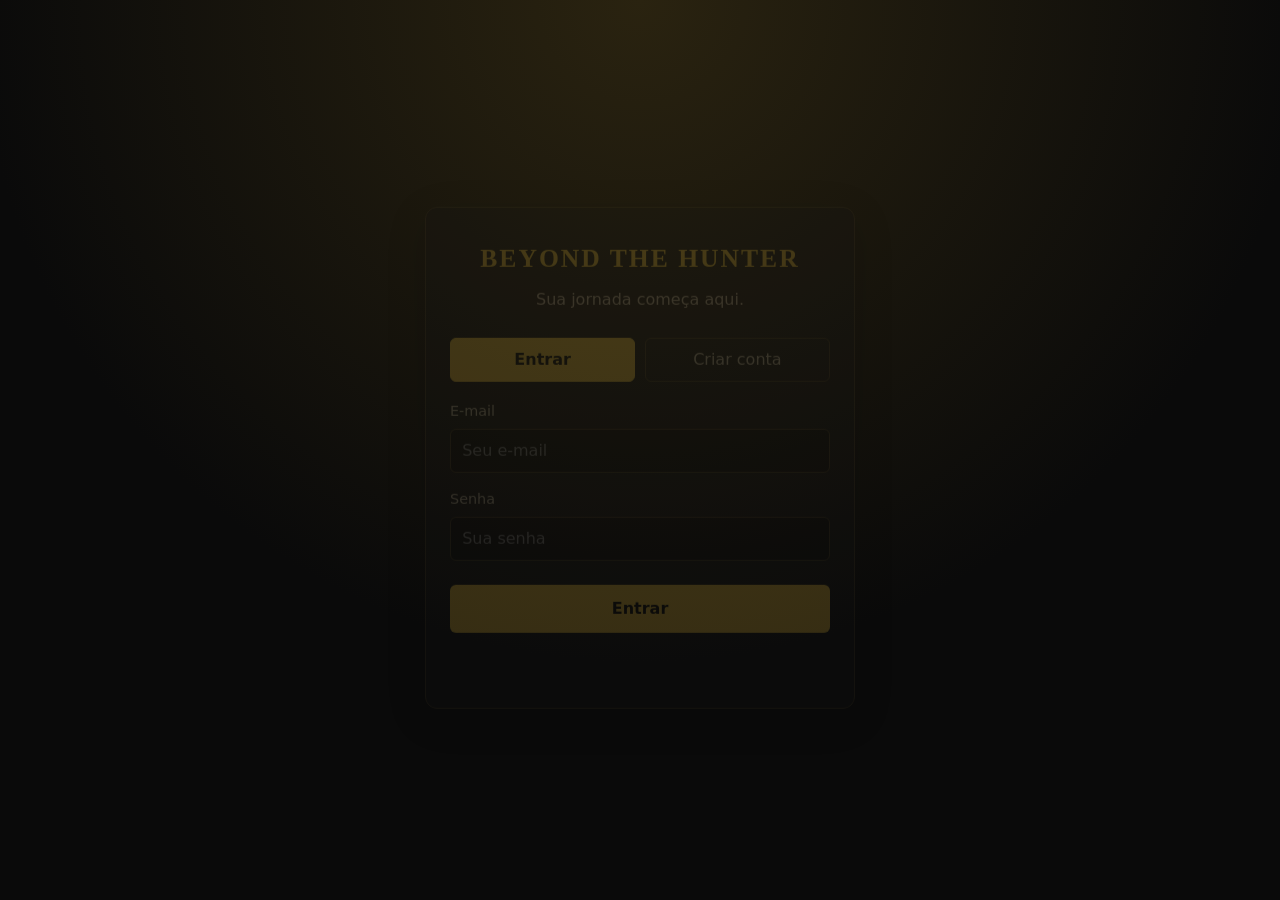
<file: index.html>
<!DOCTYPE html>
<html lang="pt-BR">
<head>
    <meta charset="UTF-8">
    <meta name="viewport" content="width=device-width, initial-scale=1.0">
    <title>Beyond the Hunter</title>
    <meta http-equiv="refresh" content="0; url=html/login.html">
</head>
<body>
    <p>Redirecionando para o Beyond the Hunter...</p>
    <a href="html/login.html">Clique aqui para entrar.</a>
</body>
</html>
</file>
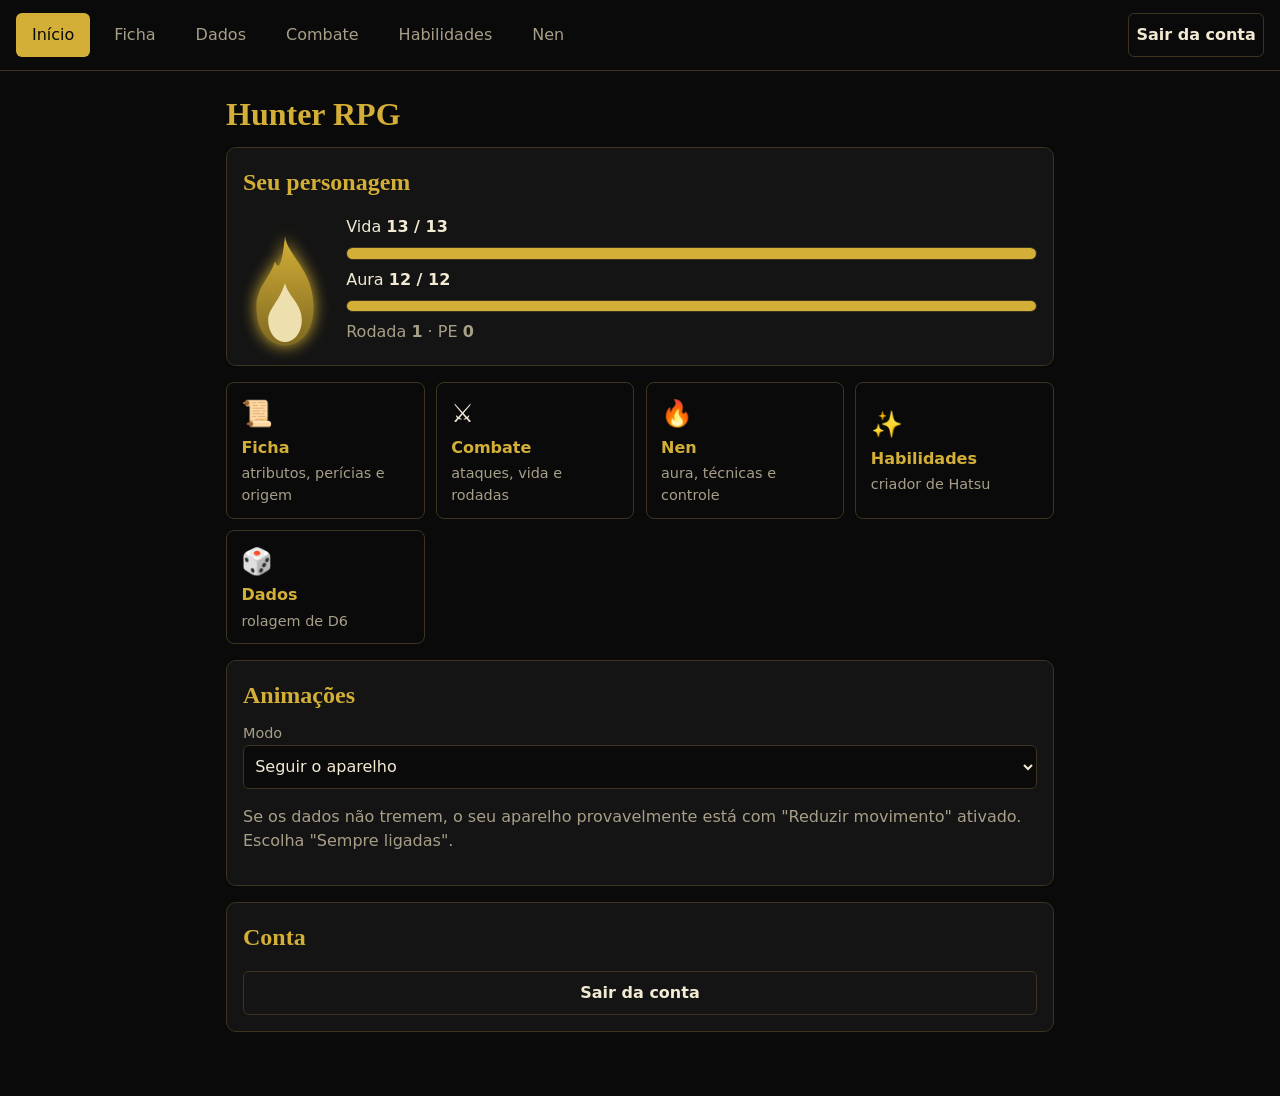
<file: html/index.html>
<!DOCTYPE html>
<html lang="pt-BR">
<head>
    <meta charset="UTF-8">
    <meta name="viewport" content="width=device-width, initial-scale=1.0">
    <title>Beyond the Hunter</title>
    <meta http-equiv="refresh" content="0; url=painel.html">
    <script>window.location.replace("painel.html");</script>
</head>
<body>
    <p>
        Redirecionando para o Beyond the Hunter...
        <a href="painel.html">Clique aqui se não for redirecionado.</a>
    </p>
</body>
</html>
</file>
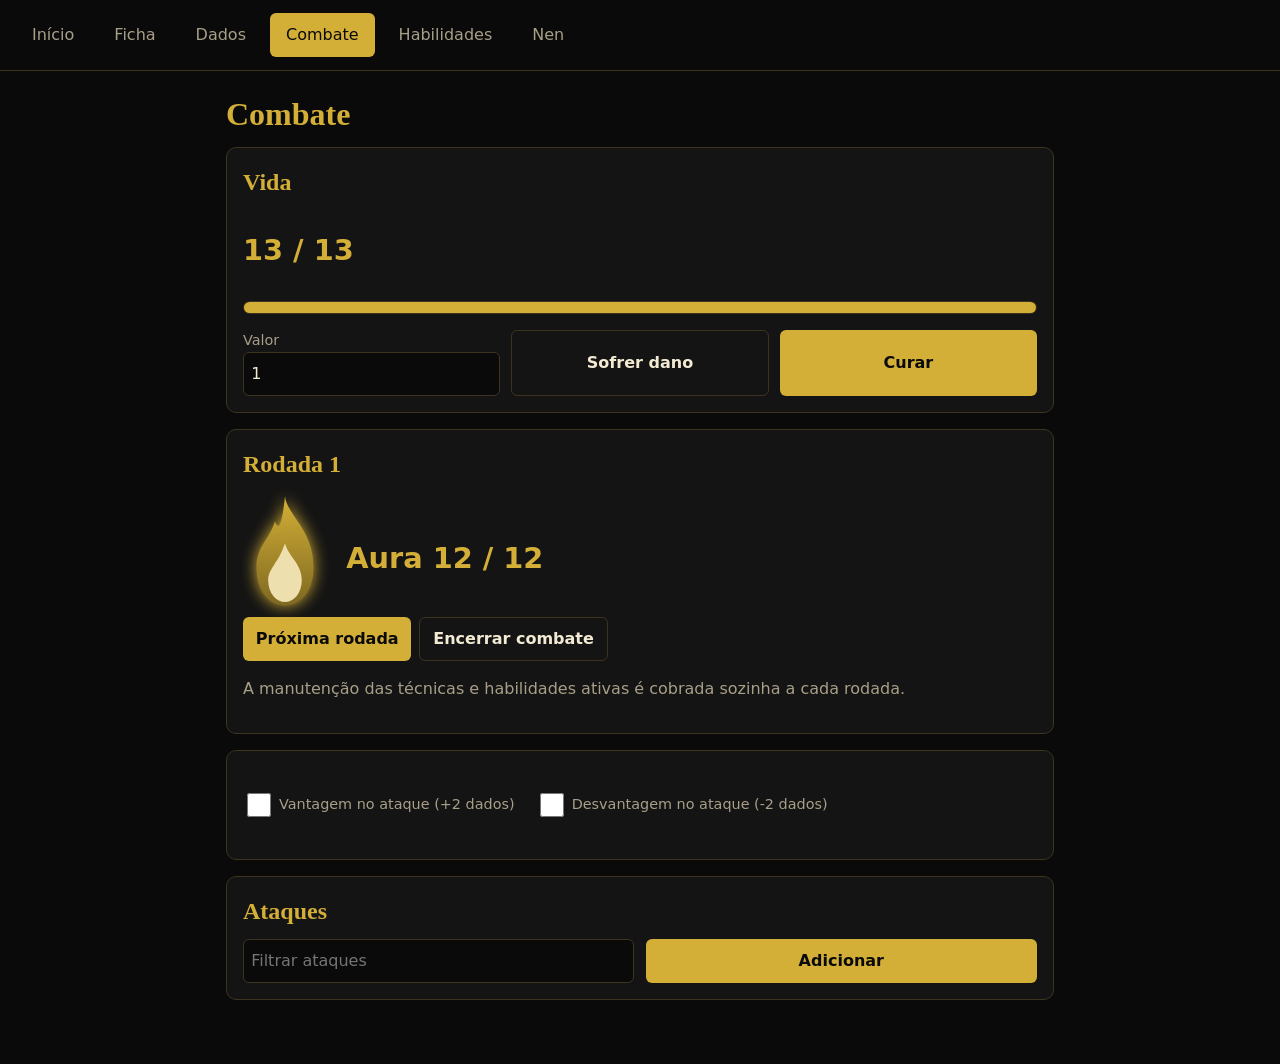
<file: html/combate.html>
<!DOCTYPE html>
<html lang="pt-BR">
<head>
<meta charset="UTF-8">
<meta name="viewport" content="width=device-width, initial-scale=1">
<title>Combate - Hunter RPG</title>
<link rel="stylesheet" href="../css/style.css">
<link rel="shortcut icon" href="../img/trupe.ico" type="image/x-icon">
</head>
<body>
<a class="pular" href="#conteudo">Pular para o conteúdo</a>
<nav aria-label="Principal"><a href="index.html">Início</a><a href="ficha.html">Ficha</a><a href="dado.html">Dados</a><a class="ativo" aria-current="page" href="combate.html">Combate</a><a href="habilidades.html">Habilidades</a><a href="nen.html">Nen</a></nav>
<header class="topo-mobile"><a href="index.html"><span aria-hidden="true">‹</span> Voltar ao painel</a></header>
<main id="conteudo">
  <h1>Combate</h1>
  <section>
    <h2>Vida</h2>
    <p class="num" id="pvTxt"></p>
    <div class="barra" id="barraPV" role="progressbar" aria-label="Barra de vida"><div class="cheio"></div></div>
    <p id="pvAviso" class="aviso"></p>
    <div class="grade">
      <label>Valor <input type="number" id="pvValor" min="0" value="1"></label>
      <button id="pvDano" class="sec">Sofrer dano</button>
      <button id="pvCura">Curar</button>
    </div>
  </section>
  <section>
    <h2>Rodada <span id="rodadaTxt">1</span></h2>
    <div class="linha-chama"><div class="chama" id="chama"></div><p class="num" id="paTxt"></p></div>
    <div class="acoes">
      <button id="proximaRodada">Próxima rodada</button>
      <button id="zerarRodada" class="sec">Encerrar combate</button>
    </div>
    <p class="suave">A manutenção das técnicas e habilidades ativas é cobrada sozinha a cada rodada.</p>
    <div id="logRodada" aria-live="polite"></div>
  </section>
  <section>
    <p><label><input type="checkbox" id="vant"> Vantagem no ataque (+2 dados)</label>
       <label><input type="checkbox" id="desv"> Desvantagem no ataque (-2 dados)</label></p>
    <div id="resAtaque" aria-live="polite"></div>
    <div id="resDano" aria-live="polite"></div>
  </section>
  <section>
    <h2>Ataques</h2>
    <div class="grade">
      <input id="filtro" placeholder="Filtrar ataques" aria-label="Filtrar ataques">
      <button id="adicionar">Adicionar</button>
    </div>
    <div id="lista"></div>
  </section>
</main>
<dialog id="dlg">
  <form id="form">
    <h2>Ataque</h2>
    <label>Arma do catálogo <select id="arma"></select></label>
    <label>Nome <input id="nome" required></label>
    <div class="grade">
      <label>Dados de dano (1 a 10) <input type="number" id="dano" min="1" max="10"></label>
      <label>Dano extra (só com Shu) <input type="number" id="extra" min="0" max="3"></label>
      <label>Tipo de dano <select id="tipoDano"></select></label>
      <label>Alcance <select id="alcance"></select></label>
      <label>Perícia <select id="pericia"></select></label>
      <label>Atributo do ataque <select id="atributo"></select></label>
    </div>
    <label>Anotações <textarea id="notas"></textarea></label>
    <p id="erro" class="aviso"></p>
    <div class="acoes"><button type="button" class="sec" id="cancelar">Cancelar</button><button>Salvar</button></div>
  </form>
</dialog>
<script src="../JavaScript/comum.js"></script>
<script src="../JavaScript/combate.js"></script>
<script type="module" src="../JavaScript/protecao.js"></script>
</body>
</html>
</file>
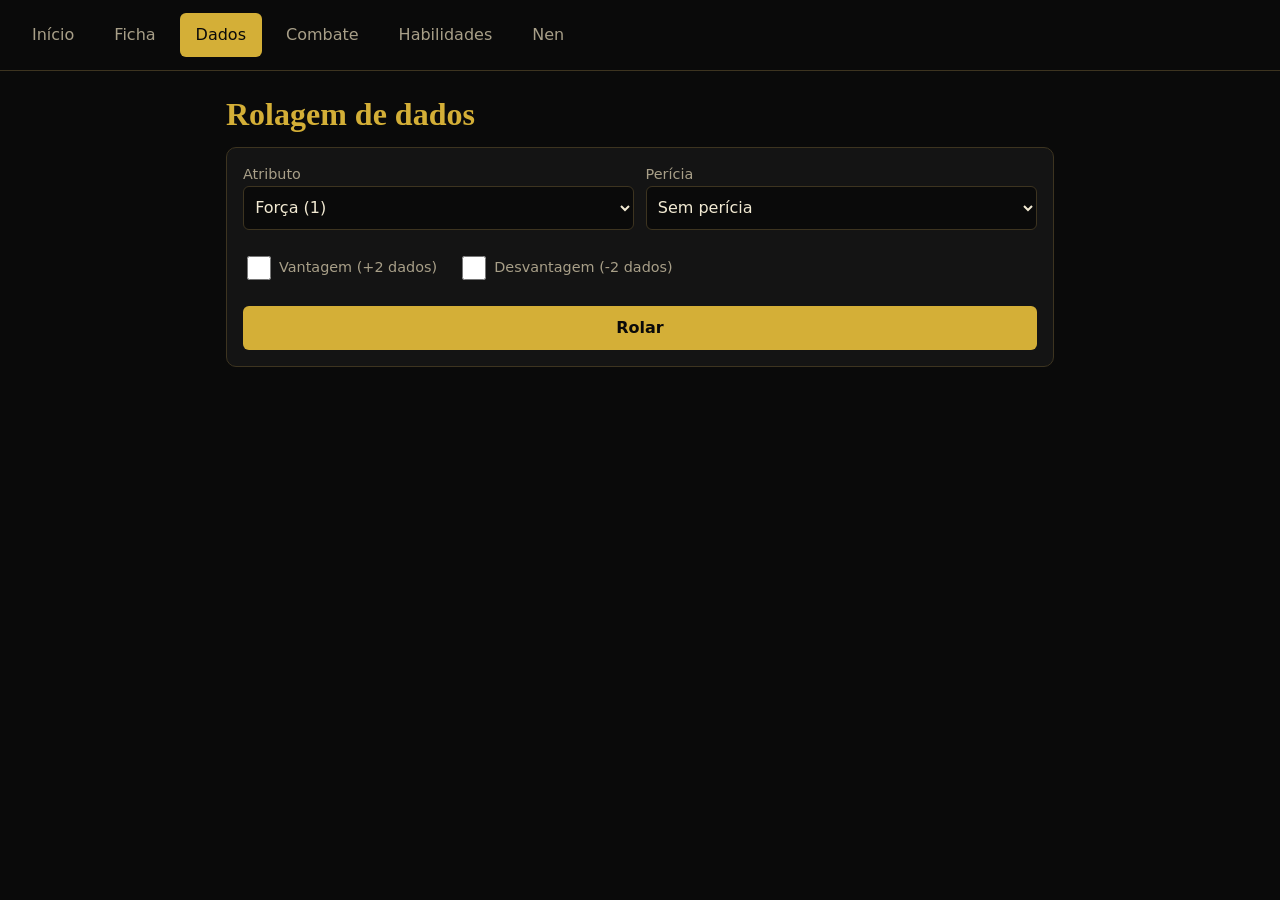
<file: html/dado.html>
<!DOCTYPE html>
<html lang="pt-BR">
<head>
<meta charset="UTF-8">
<meta name="viewport" content="width=device-width, initial-scale=1">
<title>Dados - Hunter RPG</title>
<link rel="stylesheet" href="../css/style.css">
<link rel="shortcut icon" href="../img/trupe.ico" type="image/x-icon">
</head>
<body>
<a class="pular" href="#conteudo">Pular para o conteúdo</a>
<nav aria-label="Principal"><a href="index.html">Início</a><a href="ficha.html">Ficha</a><a class="ativo" aria-current="page" href="dado.html">Dados</a><a href="combate.html">Combate</a><a href="habilidades.html">Habilidades</a><a href="nen.html">Nen</a></nav>
<header class="topo-mobile"><a href="index.html"><span aria-hidden="true">‹</span> Voltar ao painel</a></header>
<main id="conteudo">
  <h1>Rolagem de dados</h1>
  <section>
    <div class="grade">
      <label>Atributo <select id="atributo"></select></label>
      <label>Perícia <select id="pericia"></select></label>
    </div>
    <p><label><input type="checkbox" id="vant"> Vantagem (+2 dados)</label>
       <label><input type="checkbox" id="desv"> Desvantagem (-2 dados)</label></p>
    <button id="rolar">Rolar</button>
    <div id="resultado" aria-live="polite"></div>
  </section>
</main>
<script src="../JavaScript/comum.js"></script>
<script src="../JavaScript/dado.js"></script>
<script type="module" src="../JavaScript/protecao.js"></script>
</body>
</html>
</file>
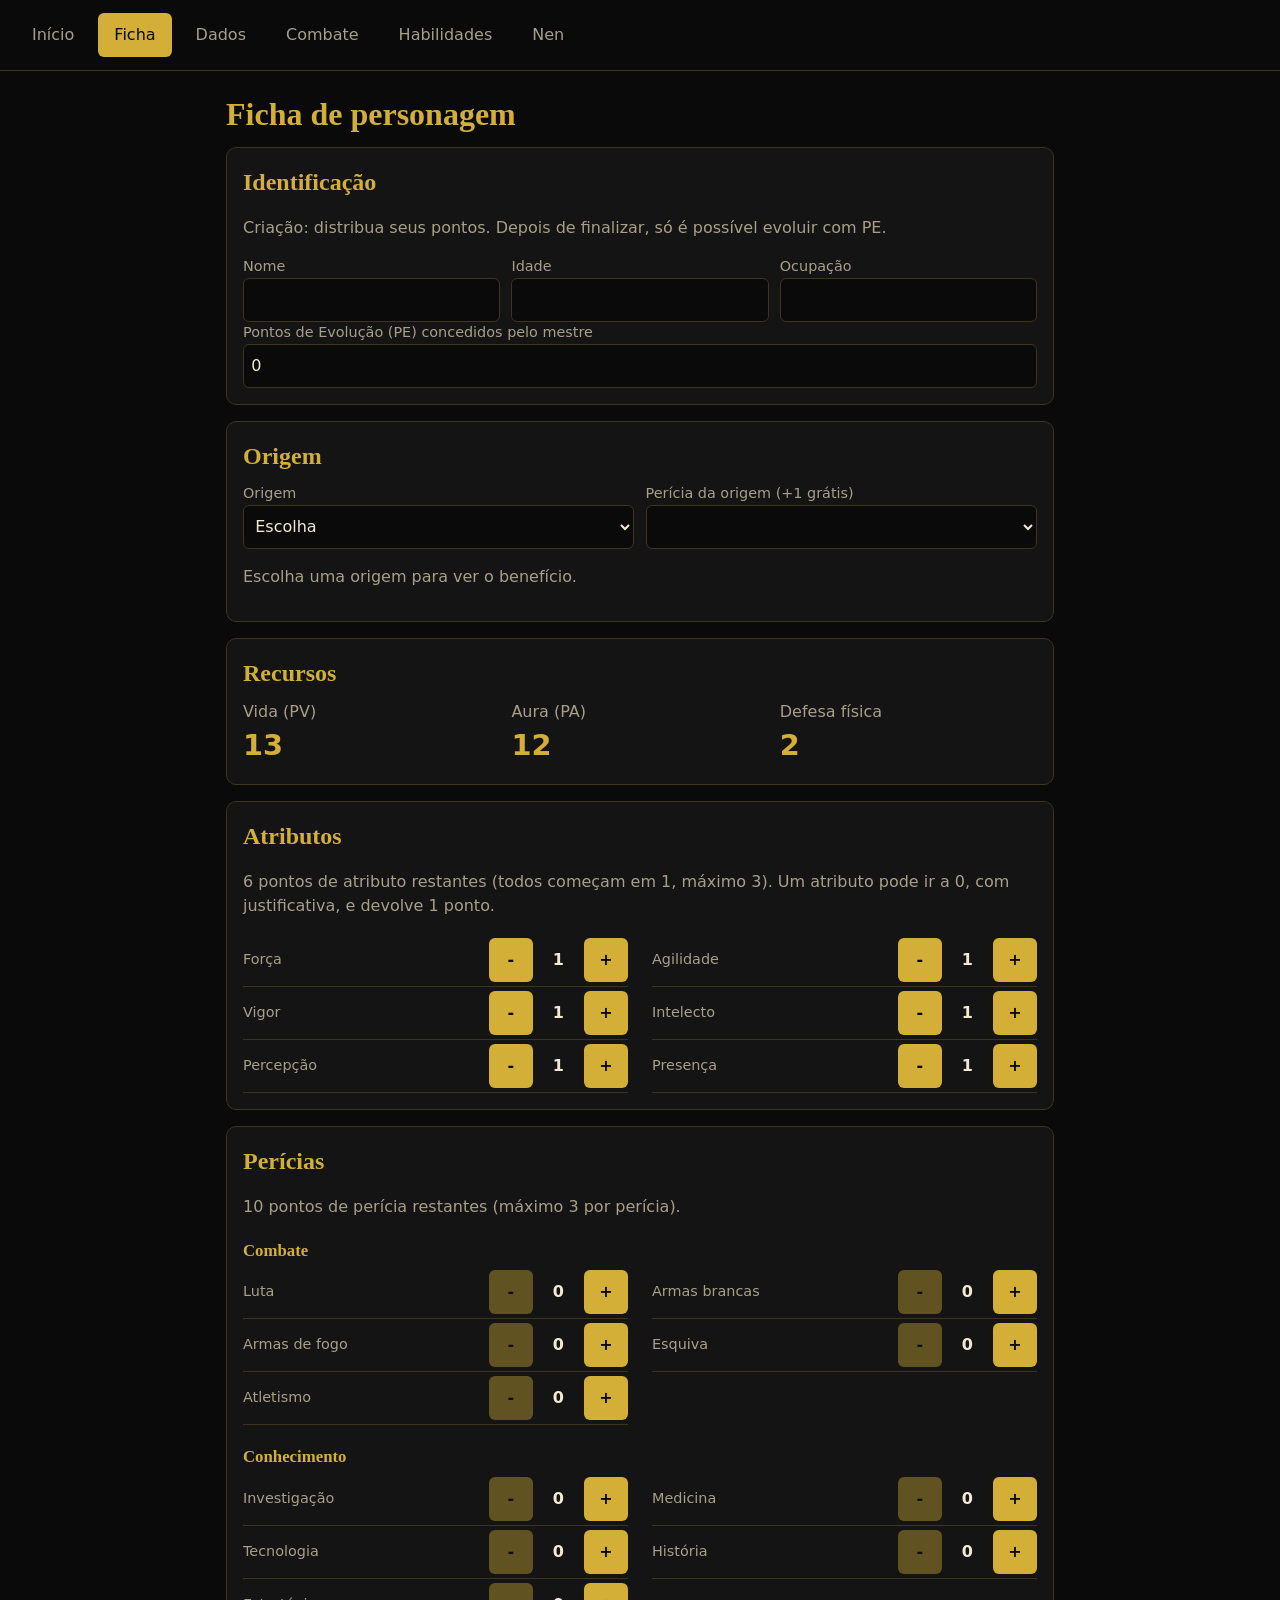
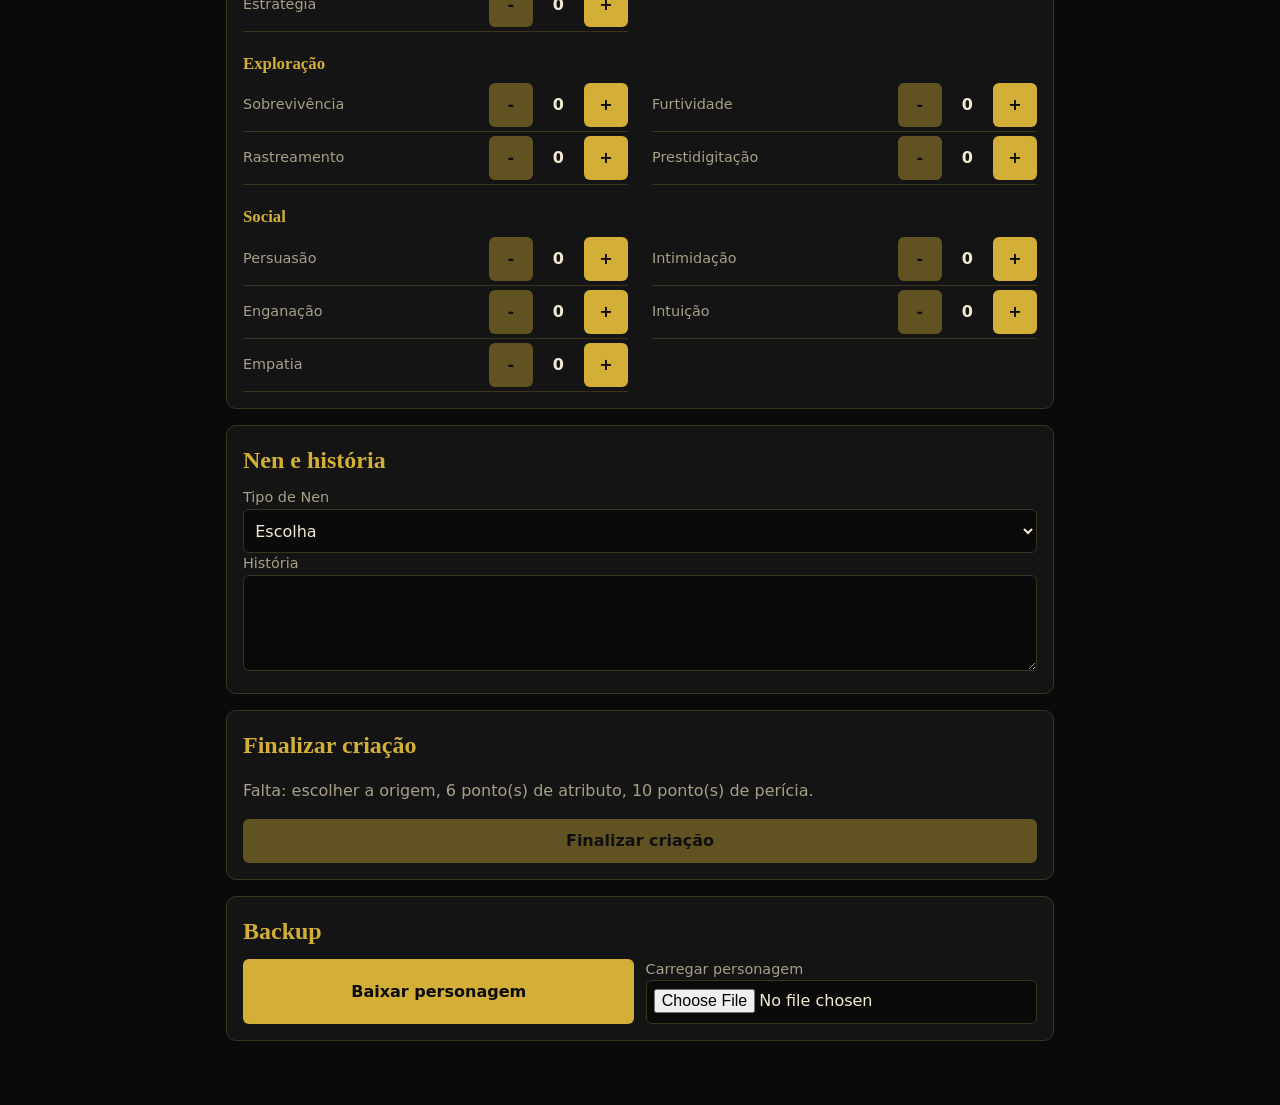
<file: html/ficha.html>
<!DOCTYPE html>
<html lang="pt-BR">
<head>
<meta charset="UTF-8">
<meta name="viewport" content="width=device-width, initial-scale=1">
<title>Ficha - Hunter RPG</title>
<link rel="stylesheet" href="../css/style.css">
<link rel="shortcut icon" href="../img/trupe.ico" type="image/x-icon">
</head>
<body>
<a class="pular" href="#conteudo">Pular para o conteúdo</a>
<nav aria-label="Principal"><a href="index.html">Início</a><a class="ativo" aria-current="page" href="ficha.html">Ficha</a><a href="dado.html">Dados</a><a href="combate.html">Combate</a><a href="habilidades.html">Habilidades</a><a href="nen.html">Nen</a></nav>
<header class="topo-mobile"><a href="index.html"><span aria-hidden="true">‹</span> Voltar ao painel</a></header>
<main id="conteudo">
  <h1>Ficha de personagem</h1>
  <section>
    <h2>Identificação</h2>
    <p id="modo" class="suave"></p>
    <div class="grade">
      <label>Nome <input id="nome"></label>
      <label>Idade <input id="idade"></label>
      <label>Ocupação <input id="ocupacao"></label>
    </div>
    <div id="blocoPe">
      <label>Pontos de Evolução (PE) concedidos pelo mestre <input type="number" id="pe" min="0"></label>
    </div>
  </section>
  <section>
    <h2>Origem</h2>
    <div class="grade">
      <label>Origem
        <select id="origem"><option value="">Escolha</option></select>
      </label>
      <label>Perícia da origem (+1 grátis) <select id="periciaOrigem"></select></label>
    </div>
    <div id="blocoOrigemPersonalizada" hidden>
      <label>Nome da origem (combinada com o mestre) <input id="origemNome"></label>
    </div>
    <p id="origemInfo" class="suave"></p>
  </section>
  <section>
    <h2>Recursos</h2>
    <div class="grade">
      <div><span class="suave">Vida (PV)</span><div class="num" id="pv">0</div></div>
      <div><span class="suave">Aura (PA)</span><div class="num" id="pa">0</div></div>
      <div><span class="suave">Defesa física</span><div class="num" id="defesa">0</div></div>
    </div>
  </section>
  <section>
    <h2>Atributos</h2>
    <p class="suave" id="ptsAtr"></p>
    <div class="lista-ctrl" id="atributos"></div>
    <div id="blocoZero" hidden>
      <label>Justificativa do atributo zerado (obrigatória) <textarea id="justZero"></textarea></label>
    </div>
  </section>
  <section>
    <h2>Perícias</h2>
    <p class="suave" id="ptsPer"></p>
    <div id="pericias"></div>
  </section>
  <section>
    <h2>Nen e história</h2>
    <label>Tipo de Nen
      <select id="tipoNen">
        <option value="">Escolha</option>
        <option>Reforço</option><option>Transformação</option><option>Emissão</option>
        <option>Materialização</option><option>Manipulação</option><option>Especialização</option>
      </select>
    </label>
    <label>História <textarea id="historia"></textarea></label>
  </section>
  <section id="blocoFinal">
    <h2>Finalizar criação</h2>
    <p class="suave" id="faltam"></p>
    <button id="finalizar">Finalizar criação</button>
  </section>
  <section>
    <h2>Backup</h2>
    <div class="grade">
      <button id="exportar">Baixar personagem</button>
      <label>Carregar personagem <input type="file" id="importar" accept=".json"></label>
    </div>
  </section>
</main>
<script src="../JavaScript/comum.js"></script>
<script src="../JavaScript/ficha.js"></script>
<script type="module" src="../JavaScript/protecao.js"></script>
</body>
</html>
</file>
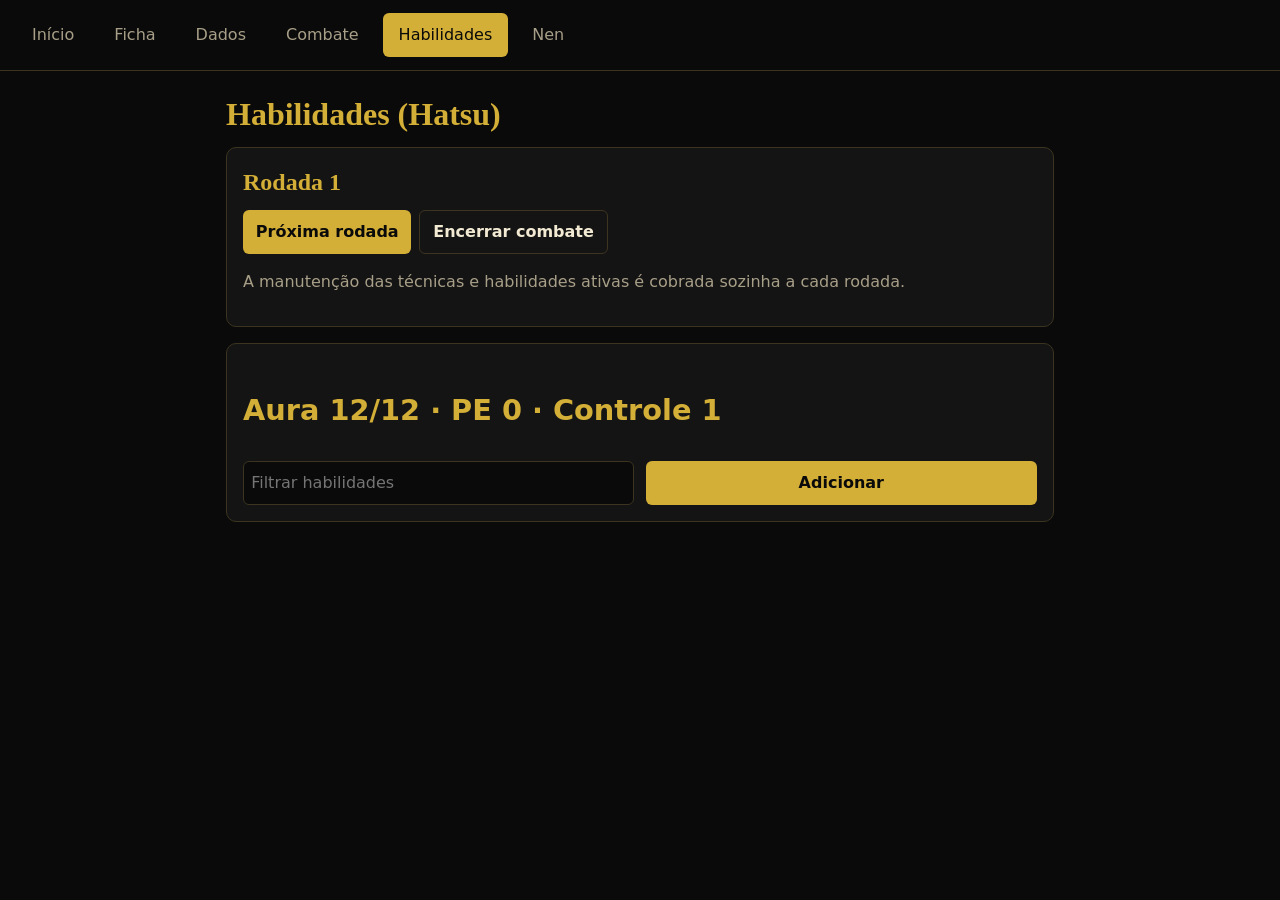
<file: html/habilidades.html>
<!DOCTYPE html>
<html lang="pt-BR">
<head>
<meta charset="UTF-8">
<meta name="viewport" content="width=device-width, initial-scale=1">
<title>Habilidades - Hunter RPG</title>
<link rel="stylesheet" href="../css/style.css">
<link rel="shortcut icon" href="../img/trupe.ico" type="image/x-icon">
</head>
<body>
<a class="pular" href="#conteudo">Pular para o conteúdo</a>
<nav aria-label="Principal"><a href="index.html">Início</a><a href="ficha.html">Ficha</a><a href="dado.html">Dados</a><a href="combate.html">Combate</a><a class="ativo" aria-current="page" href="habilidades.html">Habilidades</a><a href="nen.html">Nen</a></nav>
<header class="topo-mobile"><a href="index.html"><span aria-hidden="true">‹</span> Voltar ao painel</a></header>
<main id="conteudo">
  <h1>Habilidades (Hatsu)</h1>
  <section>
    <h2>Rodada <span id="rodadaTxt">1</span></h2>
    <div class="acoes">
      <button id="proximaRodada">Próxima rodada</button>
      <button id="zerarRodada" class="sec">Encerrar combate</button>
    </div>
    <p class="suave">A manutenção das técnicas e habilidades ativas é cobrada sozinha a cada rodada.</p>
    <div id="logRodada" aria-live="polite"></div>
  </section>
  <section>
    <p id="paAtual" class="num"></p>
    <p id="msg" class="suave" aria-live="polite"></p>
    <div class="grade">
      <input id="filtro" placeholder="Filtrar habilidades" aria-label="Filtrar habilidades">
      <button id="adicionar">Adicionar</button>
    </div>
    <div id="lista"></div>
  </section>
</main>
<dialog id="dlg">
  <form id="form">
    <h2>Habilidade</h2>
    <label>Nome <input id="nome" required></label>
    <div class="grade">
      <label>Tipo principal <select id="tipo"></select></label>
      <label>Tipos secundários <input id="secundarios"></label>
      <label>Custo de aura (PA) <input type="number" id="custoAura" min="1"></label>
      <label>Manutenção (PA por rodada) <input type="number" id="manutencao" min="0" value="0"></label>
    </div>
    <label>Descrição <textarea id="descricao"></textarea></label>
    <div class="grade">
      <label>Ativação <input id="ativacao"></label>
      <label>Alcance <input id="alcance"></label>
      <label>Duração <input id="duracao"></label>
    </div>
    <h2>Efeitos (quantos de cada)</h2>
    <div class="grade" id="efeitos"></div>
    <h2>Limitações (quantas de cada)</h2>
    <div class="grade" id="limites"></div>
    <label>Condições e restrições <textarea id="condicoes"></textarea></label>
    <p class="suave">Nova habilidade custa 5 PE. Mudar tipo, custo de aura, manutenção, efeitos ou limitações depois custa 3 PE.</p>
    <p id="pontos" class="num"></p>
    <p id="erro" class="aviso"></p>
    <div class="acoes"><button type="button" class="sec" id="cancelar">Cancelar</button><button>Salvar</button></div>
  </form>
</dialog>
<script src="../JavaScript/comum.js"></script>
<script src="../JavaScript/habilidades.js"></script>
<script type="module" src="../JavaScript/protecao.js"></script>
</body>
</html>
</file>
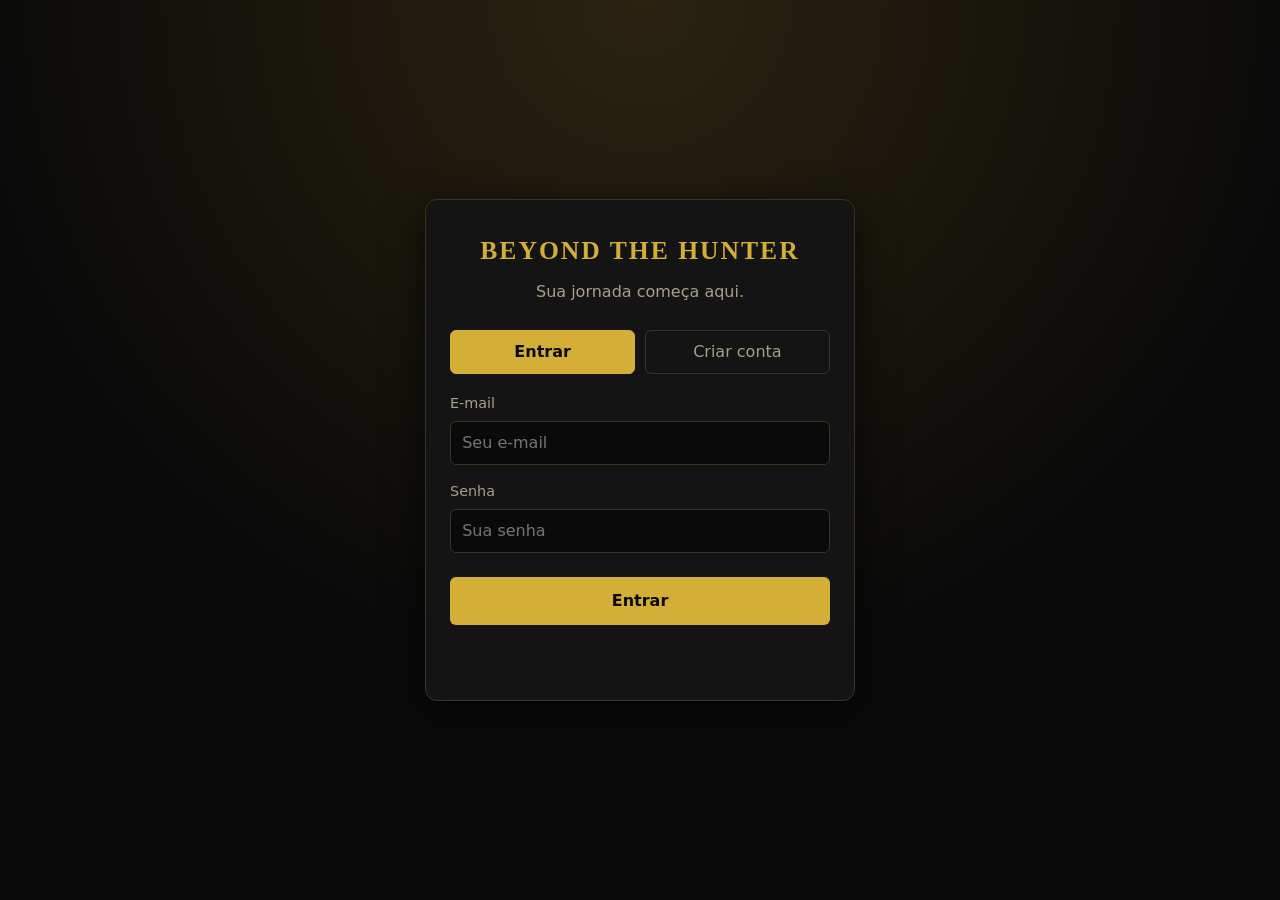
<file: html/login.html>
<!DOCTYPE html>
<html lang="pt-BR">
<head>
    <meta charset="UTF-8">
    <meta name="viewport" content="width=device-width, initial-scale=1.0">

    <meta name="theme-color" content="#0a0a0a">
    <title>Beyond the Hunter | Acesso</title>

    <link rel="stylesheet" href="../css/auth.css">
    <link rel="shortcut icon" href="../img/trupe.ico" type="image/x-icon">

    <script type="module" src="../JavaScript/auth.js"></script>
</head>

<body>

    <main class="auth-container">

        <section class="auth-card">

            <h1>BEYOND THE HUNTER</h1>

            <p class="subtitle">
                Sua jornada começa aqui.
            </p>

            <div class="auth-tabs">
                <button id="loginTab" class="active" aria-pressed="true">
                    Entrar
                </button>

                <button id="registerTab" aria-pressed="false">
                    Criar conta
                </button>
            </div>

            <form id="authForm">

                <div id="nameGroup" class="hidden">
                    <label for="name">Nome de usuário</label>
                    <input
                        type="text"
                        id="name"
                        autocomplete="nickname"
                        placeholder="Como deseja ser chamado?"
                    >
                </div>

                <label for="email">E-mail</label>
                <input
                    type="email"
                    id="email"
                    autocomplete="email"
                    placeholder="Seu e-mail"
                    required
                >

                <label for="password">Senha</label>
                <input
                    type="password"
                    id="password"
                    autocomplete="current-password"
                    placeholder="Sua senha"
                    minlength="6"
                    required
                >

                <button type="submit" id="submitButton">
                    Entrar
                </button>

            </form>

            <p id="message" aria-live="polite"></p>

        </section>

    </main>

</body>
</html>
</file>
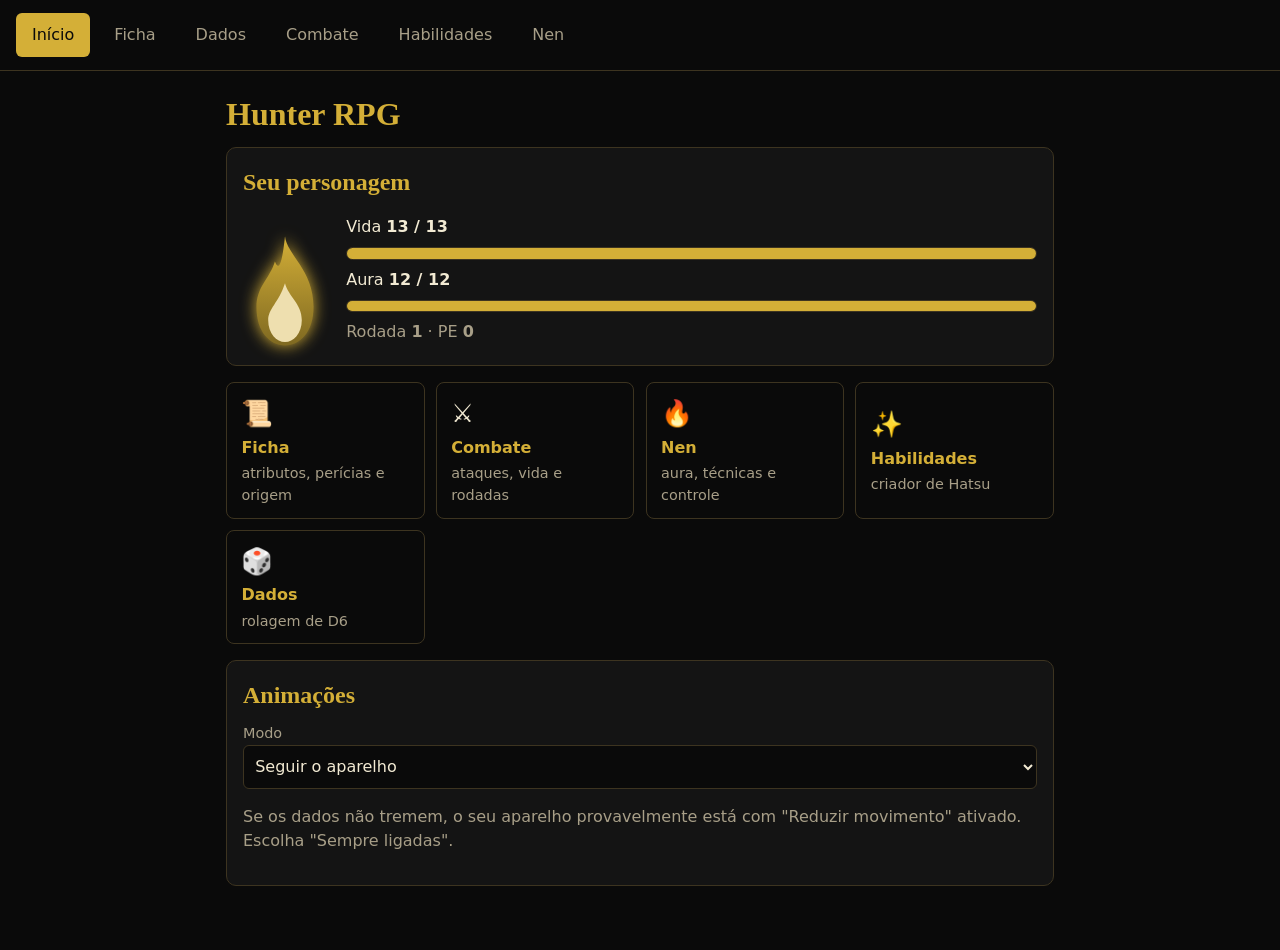
<file: html/main.html>
<!DOCTYPE html>
<html lang="pt-BR">
<head>
<meta charset="UTF-8">
<meta name="viewport" content="width=device-width, initial-scale=1">
<title>Hunter RPG</title>
<link rel="stylesheet" href="../css/style.css">
<link rel="shortcut icon" href="../img/trupe.ico" type="image/x-icon">
</head>
<body>
<a class="pular" href="#conteudo">Pular para o conteúdo</a>
<nav aria-label="Principal"><a class="ativo" aria-current="page" href="main.html">Início</a><a href="ficha.html">Ficha</a><a href="dado.html">Dados</a><a href="combate.html">Combate</a><a href="habilidades.html">Habilidades</a><a href="nen.html">Nen</a></nav>
<main id="conteudo">
  <h1>Hunter RPG</h1>
  <section>
    <h2 id="resumoNome">Seu personagem</h2>
    <div class="linha-chama">
      <div class="chama" id="chama"></div>
      <div class="resumo-dados">
        <p>Vida <strong id="rPV"></strong></p>
        <div class="barra" id="barraPV" aria-label="Barra de vida"><div class="cheio"></div></div>
        <p>Aura <strong id="rPA"></strong></p>
        <div class="barra" id="barraPA" aria-label="Barra de aura"><div class="cheio"></div></div>
        <p class="suave">Rodada <strong id="rRodada"></strong> · PE <strong id="rPE"></strong></p>
      </div>
    </div>
  </section>
  <div class="atalhos">
    <a class="atalho" href="ficha.html"><span class="icone" aria-hidden="true">📜</span><strong>Ficha</strong><span class="desc">atributos, perícias e origem</span></a>
    <a class="atalho" href="combate.html"><span class="icone" aria-hidden="true">⚔️</span><strong>Combate</strong><span class="desc">ataques, vida e rodadas</span></a>
    <a class="atalho" href="nen.html"><span class="icone" aria-hidden="true">🔥</span><strong>Nen</strong><span class="desc">aura, técnicas e controle</span></a>
    <a class="atalho" href="habilidades.html"><span class="icone" aria-hidden="true">✨</span><strong>Habilidades</strong><span class="desc">criador de Hatsu</span></a>
    <a class="atalho" href="dado.html"><span class="icone" aria-hidden="true">🎲</span><strong>Dados</strong><span class="desc">rolagem de D6</span></a>
  </div>
  <section>
    <h2>Animações</h2>
    <label>Modo
      <select id="animacoes">
        <option value="">Seguir o aparelho</option>
        <option value="ligadas">Sempre ligadas</option>
        <option value="desligadas">Desligadas</option>
      </select>
    </label>
    <p class="suave">Se os dados não tremem, o seu aparelho provavelmente está com "Reduzir movimento" ativado. Escolha "Sempre ligadas".</p>
  </section>
</main>
<script src="../JavaScript/comum.js"></script>
<script src="../JavaScript/main.js"></script>
</body>
</html>
</file>
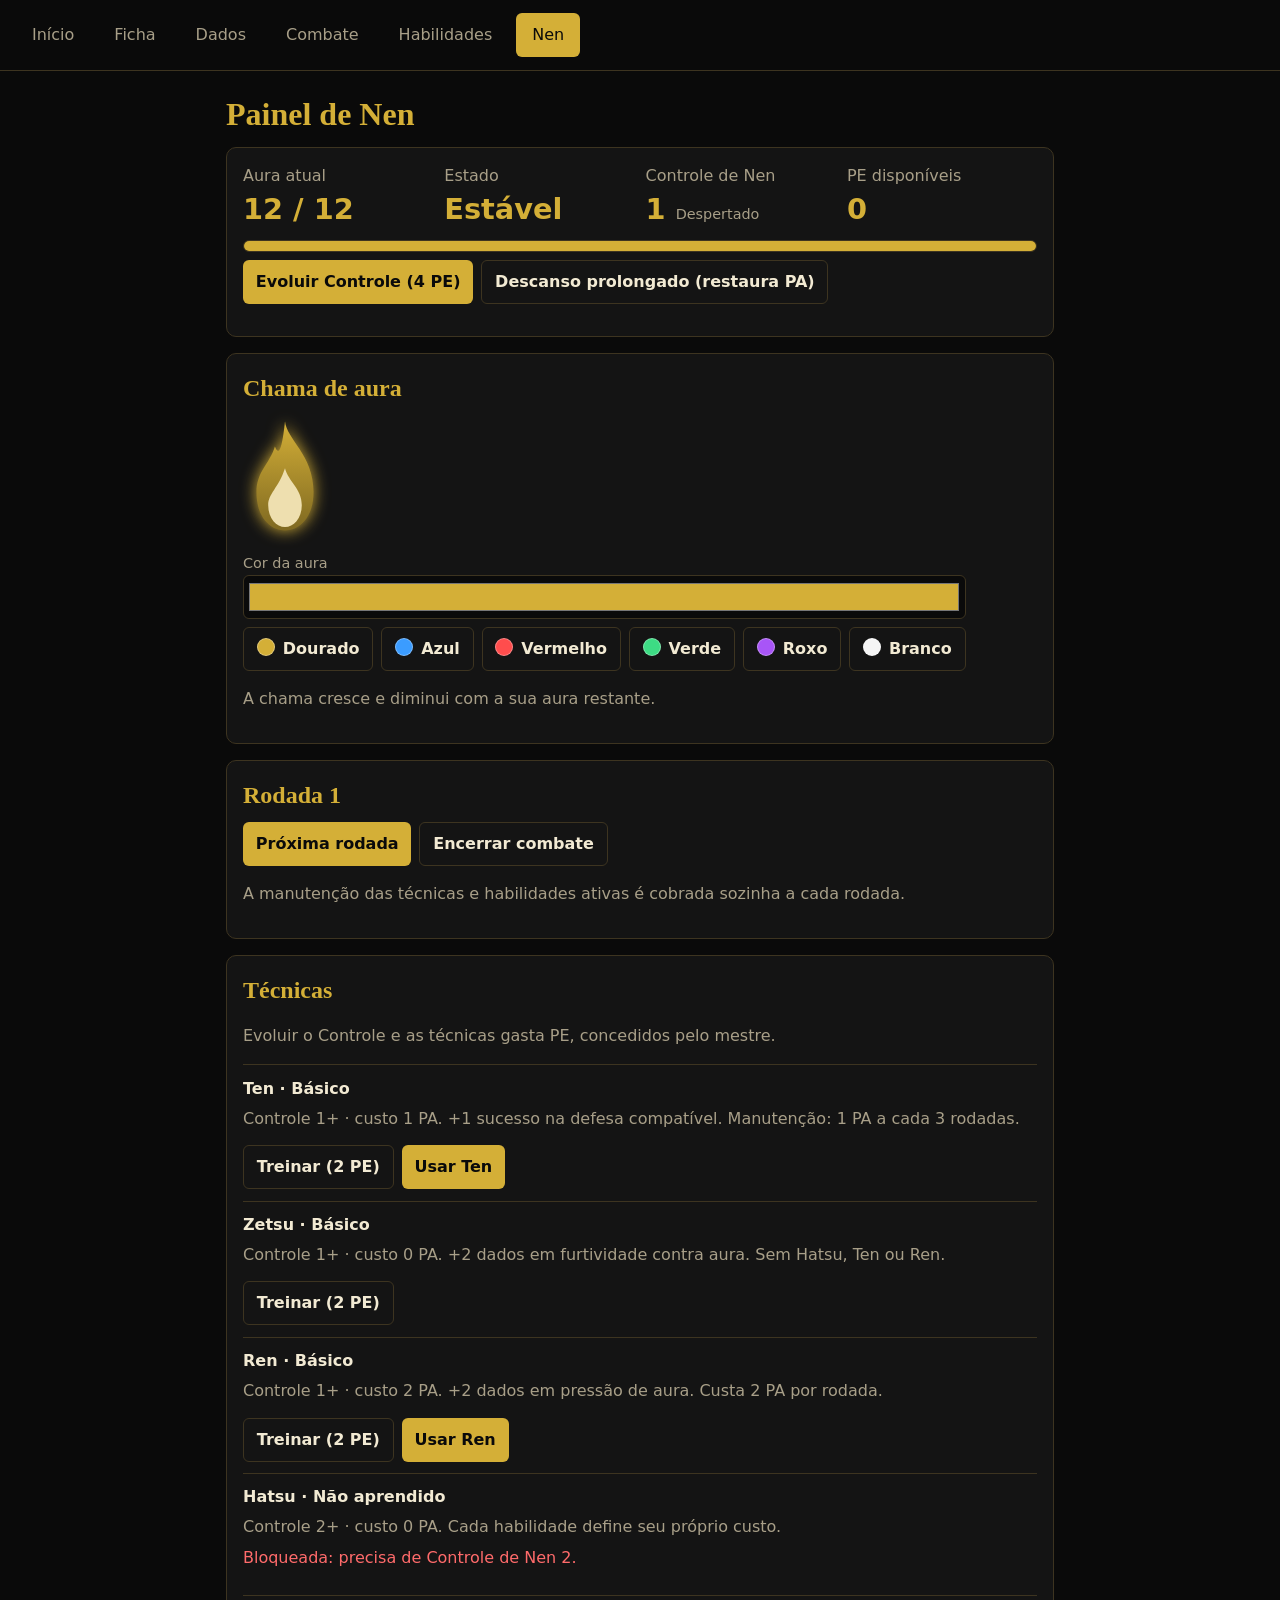
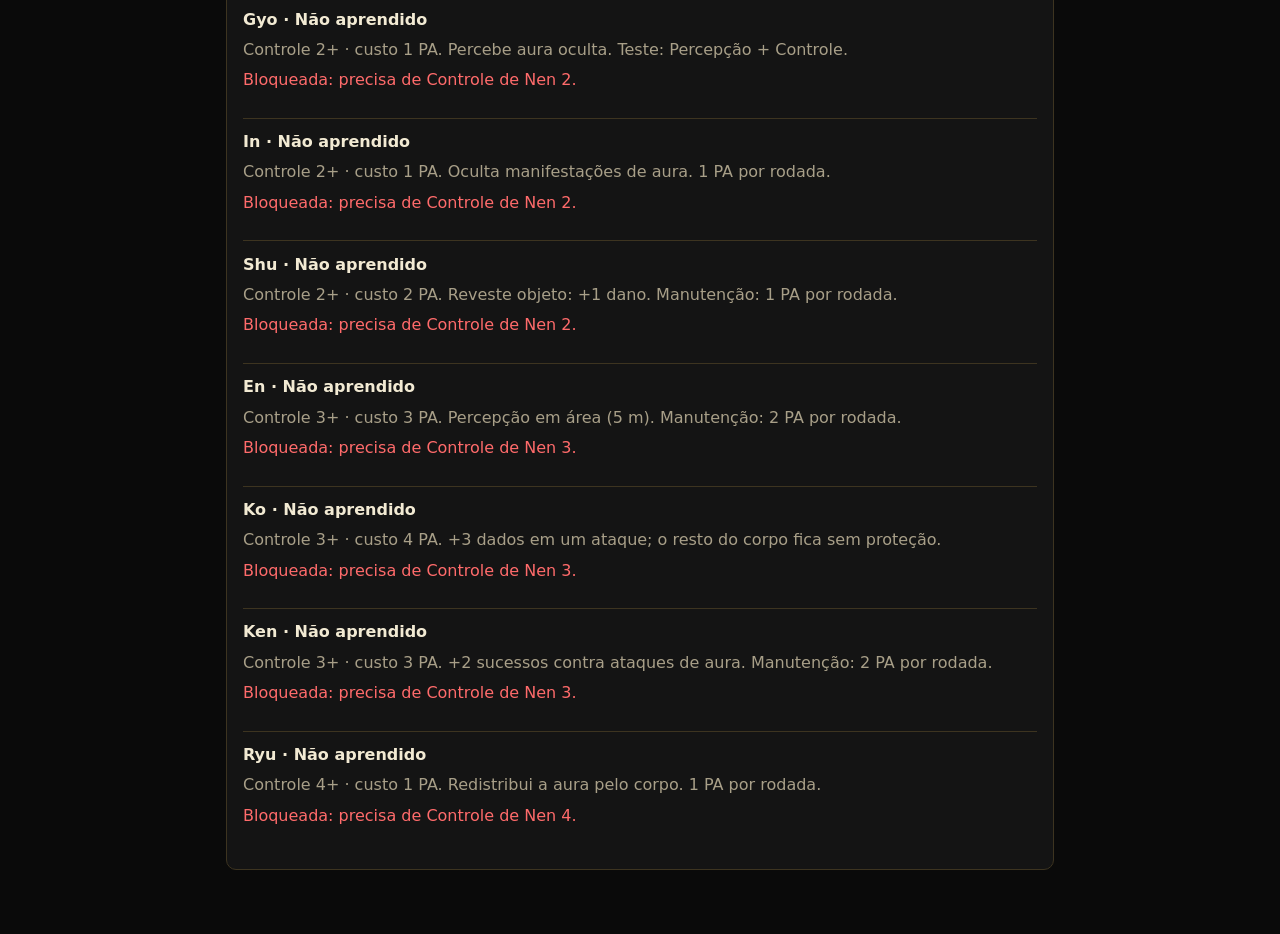
<file: html/nen.html>
<!DOCTYPE html>
<html lang="pt-BR">
<head>
<meta charset="UTF-8">
<meta name="viewport" content="width=device-width, initial-scale=1">
<title>Nen - Hunter RPG</title>
<link rel="stylesheet" href="../css/style.css">
<link rel="shortcut icon" href="../img/trupe.ico" type="image/x-icon">
</head>
<body>
<a class="pular" href="#conteudo">Pular para o conteúdo</a>
<nav aria-label="Principal"><a href="index.html">Início</a><a href="ficha.html">Ficha</a><a href="dado.html">Dados</a><a href="combate.html">Combate</a><a href="habilidades.html">Habilidades</a><a class="ativo" aria-current="page" href="nen.html">Nen</a></nav>
<header class="topo-mobile"><a href="painel.html"><span aria-hidden="true">‹</span> Voltar ao painel</a></header>
<main id="conteudo">
  <h1>Painel de Nen</h1>
  <section id="painel">
    <div class="grade">
      <div><span class="suave">Aura atual</span><div class="num" id="pa">0</div></div>
      <div><span class="suave">Estado</span><div class="num" id="estado">-</div></div>
      <div><span class="suave">Controle de Nen</span><div class="num"><span id="controleTxt"></span> <small id="controleNivel"></small></div></div>
      <div><span class="suave">PE disponíveis</span><div class="num" id="pe">0</div></div>
    </div>
    <div class="barra" id="barraPA" role="progressbar" aria-label="Barra de aura"><div class="cheio"></div></div>
    <div class="acoes">
      <button id="evoluirControle"></button>
      <button id="descansar" class="sec">Descanso prolongado (restaura PA)</button>
    </div>
    <p id="msg" class="suave" aria-live="polite"></p>
  </section>
  <section>
    <h2>Chama de aura</h2>
    <div class="linha-chama">
      <div class="chama" id="chama"></div>
      <div>
        <label>Cor da aura <input type="color" id="corAura"></label>
        <div class="acoes" id="presetsCor" role="group" aria-label="Cores prontas"></div>
      </div>
    </div>
    <p class="suave">A chama cresce e diminui com a sua aura restante.</p>
  </section>
  <section>
    <h2>Rodada <span id="rodadaTxt">1</span></h2>
    <div class="acoes">
      <button id="proximaRodada">Próxima rodada</button>
      <button id="zerarRodada" class="sec">Encerrar combate</button>
    </div>
    <p class="suave">A manutenção das técnicas e habilidades ativas é cobrada sozinha a cada rodada.</p>
    <div id="logRodada" aria-live="polite"></div>
  </section>
  <section>
    <h2>Técnicas</h2>
    <p class="suave">Evoluir o Controle e as técnicas gasta PE, concedidos pelo mestre.</p>
    <div id="tecnicas"></div>
  </section>
</main>
<script src="../JavaScript/comum.js"></script>
<script src="../JavaScript/nen.js"></script>
<script type="module" src="../JavaScript/protecao.js"></script>
</body>
</html>
</file>
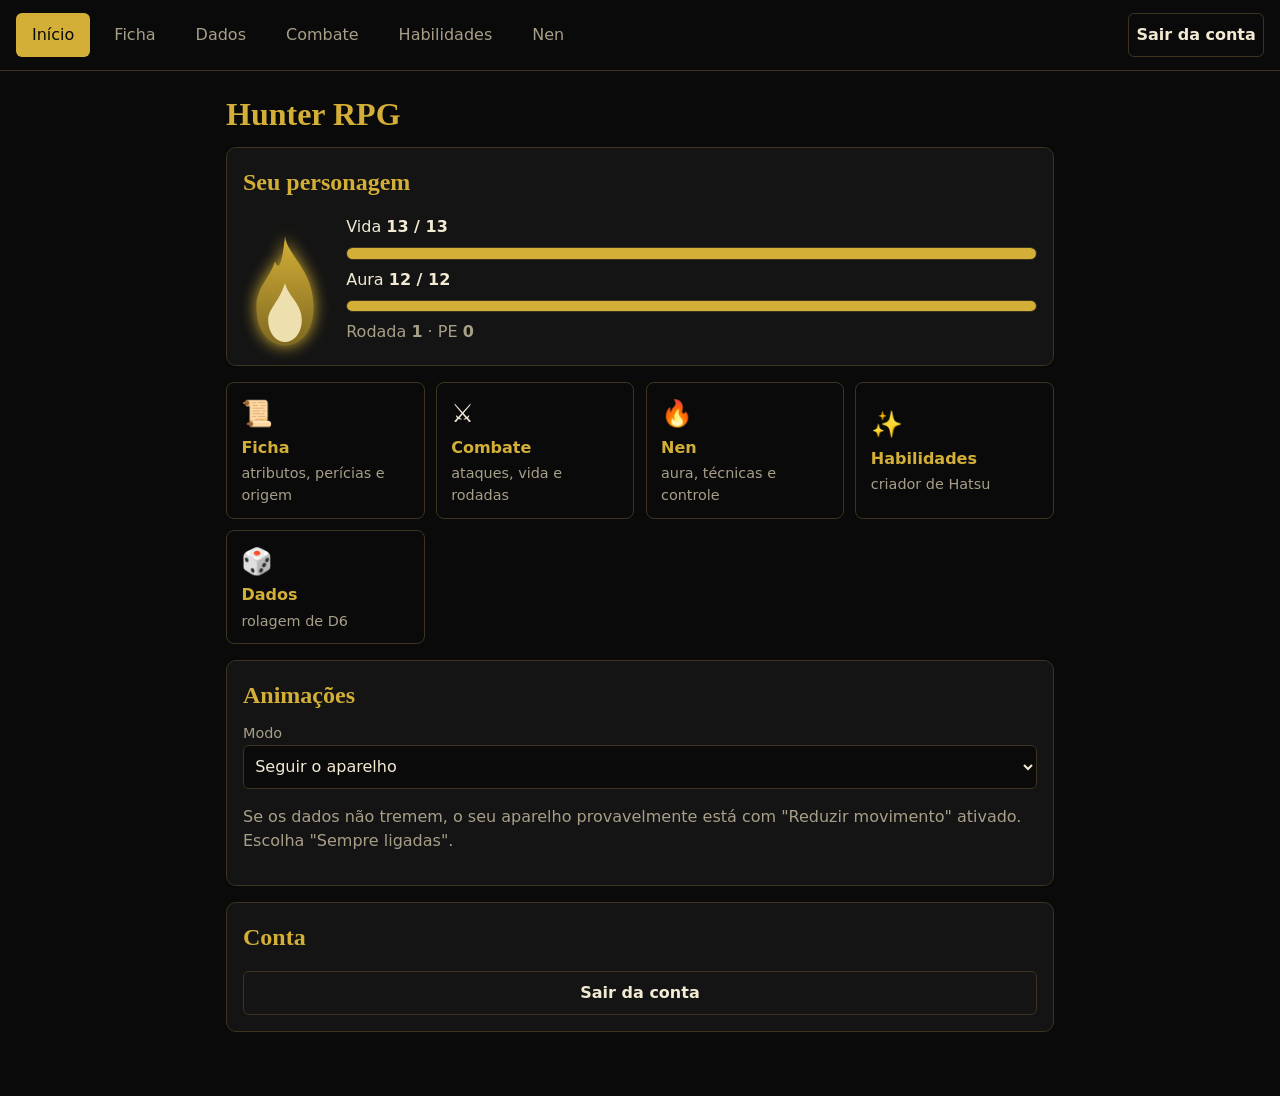
<file: html/painel.html>
<!DOCTYPE html>
<html lang="pt-BR">
<head>
<meta charset="UTF-8">
<meta name="viewport" content="width=device-width, initial-scale=1">
<title>Hunter RPG</title>
<link rel="stylesheet" href="../css/style.css">
<link rel="shortcut icon" href="../img/trupe.ico" type="image/x-icon">
</head>
<body>
<a class="pular" href="#conteudo">Pular para o conteúdo</a>
<nav aria-label="Principal"><a class="ativo" aria-current="page" href="index.html">Início</a><a href="ficha.html">Ficha</a><a href="dado.html">Dados</a><a href="combate.html">Combate</a><a href="habilidades.html">Habilidades</a><a href="nen.html">Nen</a><button class="sec sair-nav" data-sair>Sair da conta</button></nav>
<main id="conteudo">
  <h1>Hunter RPG</h1>
  <section>
    <h2 id="resumoNome">Seu personagem</h2>
    <div class="linha-chama">
      <div class="chama" id="chama"></div>
      <div class="resumo-dados">
        <p>Vida <strong id="rPV"></strong></p>
        <div class="barra" id="barraPV" aria-label="Barra de vida"><div class="cheio"></div></div>
        <p>Aura <strong id="rPA"></strong></p>
        <div class="barra" id="barraPA" aria-label="Barra de aura"><div class="cheio"></div></div>
        <p class="suave">Rodada <strong id="rRodada"></strong> · PE <strong id="rPE"></strong></p>
      </div>
    </div>
  </section>
  <div class="atalhos">
    <a class="atalho" href="ficha.html"><span class="icone" aria-hidden="true">📜</span><strong>Ficha</strong><span class="desc">atributos, perícias e origem</span></a>
    <a class="atalho" href="combate.html"><span class="icone" aria-hidden="true">⚔️</span><strong>Combate</strong><span class="desc">ataques, vida e rodadas</span></a>
    <a class="atalho" href="nen.html"><span class="icone" aria-hidden="true">🔥</span><strong>Nen</strong><span class="desc">aura, técnicas e controle</span></a>
    <a class="atalho" href="habilidades.html"><span class="icone" aria-hidden="true">✨</span><strong>Habilidades</strong><span class="desc">criador de Hatsu</span></a>
    <a class="atalho" href="dado.html"><span class="icone" aria-hidden="true">🎲</span><strong>Dados</strong><span class="desc">rolagem de D6</span></a>
  </div>
  <section>
    <h2>Animações</h2>
    <label>Modo
      <select id="animacoes">
        <option value="">Seguir o aparelho</option>
        <option value="ligadas">Sempre ligadas</option>
        <option value="desligadas">Desligadas</option>
      </select>
    </label>
    <p class="suave">Se os dados não tremem, o seu aparelho provavelmente está com "Reduzir movimento" ativado. Escolha "Sempre ligadas".</p>
  </section>
  <section>
    <h2>Conta</h2>
    <p class="suave" id="contaEmail"></p>
    <button class="sec" data-sair>Sair da conta</button>
  </section>
</main>
<script src="../JavaScript/comum.js"></script>
<script src="../JavaScript/main.js"></script>
<script type="module" src="../JavaScript/protecao.js"></script>
</body>
</html>
</file>
<file: css/style.css>
/* Cores do site: troque aqui e todas as páginas mudam */
:root{--bg:#0a0a0a;--painel:#141414;--borda:#3d3420;--texto:#f2ead3;--suave:#a89f88;--aura:#d4af37;--alerta:#ff6b6b}
*{box-sizing:border-box}
body{margin:0;background:var(--bg);color:var(--texto);font:16px/1.5 system-ui,sans-serif}
h1,h2{font-family:Georgia,serif;margin:0 0 .6rem;color:var(--aura)}
nav{display:flex;flex-wrap:wrap;gap:.5rem;padding:.8rem 1rem;border-bottom:1px solid var(--borda)}
nav a{color:var(--suave);text-decoration:none;padding:.3rem .8rem;border-radius:6px}
nav a:hover,nav a.ativo{color:var(--bg);background:var(--aura)}
main{max-width:860px;margin:0 auto;padding:1.2rem 1rem 3rem}
section{background:var(--painel);border:1px solid var(--borda);border-radius:10px;padding:1rem;margin-bottom:1rem}
.grade{display:grid;grid-template-columns:repeat(auto-fit,minmax(150px,1fr));gap:.7rem}
label{display:block;font-size:.9rem;color:var(--suave)}
input,select,textarea,button{font:inherit;width:100%;padding:.45rem;border-radius:6px;border:1px solid var(--borda);background:var(--bg);color:var(--texto)}
textarea{min-height:6rem}
input[type=checkbox]{width:auto}
button{background:var(--aura);color:var(--bg);font-weight:700;border:0;cursor:pointer}
button:disabled{opacity:.4;cursor:not-allowed}
:focus-visible{outline:2px solid var(--aura);outline-offset:2px}
.num{font-size:1.8rem;font-weight:700;color:var(--aura)}
.dado{display:inline-block;width:2.2rem;height:2.2rem;line-height:2.2rem;text-align:center;border-radius:6px;margin:.15rem;background:var(--bg);border:1px solid var(--borda)}
.dado.ok{background:var(--aura);color:var(--bg);font-weight:700}
.linha{border-top:1px solid var(--borda);padding:.7rem 0;display:grid;gap:.4rem}
.linha p{margin:0}
.aviso{color:var(--alerta)}
.suave{color:var(--suave)}
.ctrl{display:flex;align-items:center;gap:.5rem}
.ctrl label{flex:1}
.ctrl button{width:2.2rem;padding:.2rem}
.ctrl span{min-width:1.6rem;text-align:center;font-weight:700}
dialog{background:var(--painel);color:var(--texto);border:1px solid var(--borda);border-radius:10px;width:92%;max-width:520px;max-height:90vh;overflow:auto}
dialog::backdrop{background:#000a}
dialog label{margin-bottom:.6rem}
.card{border:1px solid var(--borda);border-radius:8px;padding:.8rem;margin:.6rem 0}
.card p{margin:.2rem 0}
.acoes{display:flex;flex-wrap:wrap;gap:.5rem;margin-top:.5rem}
.acoes button{width:auto;padding:.4rem .8rem}
button.sec{background:transparent;color:var(--texto);border:1px solid var(--borda)}

/* ===== Animações (só transform, opacity e sombras) ===== */
@view-transition{navigation:auto}
@keyframes entrar{from{opacity:0;transform:translateY(10px)}to{opacity:1;transform:none}}
@keyframes abrir{from{opacity:0;transform:scale(.95)}to{opacity:1;transform:none}}
@keyframes esmaecer{from{opacity:0}to{opacity:1}}
@keyframes tremida{0%,100%{transform:rotate(0)}25%{transform:rotate(-14deg)}75%{transform:rotate(14deg)}}
@keyframes brilho{0%{transform:scale(1.45);box-shadow:0 0 16px var(--aura)}100%{transform:none;box-shadow:none}}
@keyframes clarao{0%{transform:scale(1);text-shadow:none}40%{transform:scale(1.1);text-shadow:0 0 18px var(--aura),0 0 36px var(--aura)}100%{transform:scale(1);text-shadow:0 0 6px var(--aura)}}
@keyframes tremor{20%,60%{transform:translateX(-6px)}40%,80%{transform:translateX(6px)}}
@keyframes pisca{0%{filter:brightness(2.2)}100%{filter:none}}
@keyframes pulsar{50%{opacity:.45}}
@keyframes aura{0%,100%{box-shadow:0 0 6px var(--aura-cor,var(--aura))}50%{box-shadow:0 0 26px var(--aura-cor,var(--aura))}}

main>section{animation:entrar .4s ease both}
main>section:nth-of-type(2){animation-delay:.07s}
main>section:nth-of-type(3){animation-delay:.14s}
main>section:nth-of-type(4){animation-delay:.21s}
main>section:nth-of-type(5){animation-delay:.28s}
main>section:nth-of-type(n+6){animation-delay:.35s}
.card.entra{animation:entrar .35s ease both}
dialog[open]{animation:abrir .25s ease}
dialog[open]::backdrop{animation:esmaecer .25s ease}

button{transition:box-shadow .2s,transform .1s}
button:not(:disabled):hover{box-shadow:0 0 12px var(--aura)}
button:not(:disabled):active{transform:scale(.96)}

.dado.girando{animation:tremida .14s linear infinite}
.dado.brilho{animation:brilho .5s ease-out}
.critico{color:var(--aura);font-weight:700;animation:clarao .9s ease-out}
.errou{animation:tremor .4s}
.pisca{animation:pisca .5s}

.barra{height:.8rem;background:var(--bg);border:1px solid var(--borda);border-radius:99px;overflow:hidden;margin:.5rem 0}
.cheio{height:100%;background:var(--aura);transform:scaleX(var(--p,1));transform-origin:left;transition:transform .5s ease,background-color .5s}
.barra[data-estado="Cansado"] .cheio{background:#e0a030}
.barra[data-estado="Exausto"] .cheio{background:var(--alerta);animation:pulsar 1.2s infinite}
.barra[data-estado="Esgotado"] .cheio{animation:pulsar .8s infinite}
.aura-ativa{animation:aura 2.2s ease-in-out infinite;border-color:var(--aura-cor,var(--aura))}

html.sem-animacao *,html.sem-animacao *::before,html.sem-animacao *::after{animation:none!important;transition:none!important}

/* ===== Celular e acessibilidade ===== */
html{-webkit-text-size-adjust:100%}
body{overflow-wrap:break-word}
input,select,textarea,button{font-size:1rem;min-height:44px}
textarea{min-height:6rem}
input[type=checkbox]{width:1.5rem;height:1.5rem;min-height:0;margin-right:.5rem}
label:has(>input[type=checkbox]){display:inline-flex;align-items:center;min-height:44px;margin-right:1rem}
button,a,select,input{touch-action:manipulation}
nav{position:sticky;top:0;z-index:5;background:var(--bg);flex-wrap:nowrap;overflow-x:auto}
nav a{white-space:nowrap;min-height:44px;display:inline-flex;align-items:center;padding:.3rem 1rem}
.ctrl button{width:2.75rem;min-height:2.75rem}
dialog{max-height:90vh;max-height:92dvh;width:94%}
.pular{position:absolute;left:-999px}
.pular:focus{left:.5rem;top:.5rem;background:var(--aura);color:var(--bg);padding:.6rem 1rem;border-radius:6px;z-index:10}
.atalho{display:block;padding:.7rem .9rem;margin-bottom:.5rem;min-height:44px;border:1px solid var(--borda);border-radius:8px;color:var(--texto);text-decoration:none}
.atalho strong{color:var(--aura)}
.atalho:hover{border-color:var(--aura)}

/* ===== Chama de aura ===== */
#barraPA:not([data-estado="Cansado"]):not([data-estado="Exausto"]) .cheio{background:var(--aura-cor,var(--aura))}
.linha-chama{display:flex;align-items:flex-end;gap:1.2rem;flex-wrap:wrap}
.chama{width:84px;height:118px;flex:none;display:flex;align-items:flex-end;justify-content:center}
.chama svg{width:100%;height:100%;overflow:visible;transform:scale(var(--escala,1));transform-origin:50% 100%;transition:transform .6s ease;filter:drop-shadow(0 0 8px var(--aura-cor,var(--aura)))}
.chama .fogo,.chama .miolo{transform-box:fill-box;transform-origin:50% 100%;animation:tremular 1.1s ease-in-out infinite}
.chama .miolo{animation-duration:.8s;animation-direction:reverse}
.chama[data-estado="Exausto"] .fogo,.chama[data-estado="Exausto"] .miolo{animation-duration:.5s}
.chama[data-estado="Esgotado"]{opacity:.55}
.chama[data-estado="Esgotado"] .fogo,.chama[data-estado="Esgotado"] .miolo{animation:none}
.chama.intensa .fogo,.chama.intensa .miolo{animation-duration:.55s}
.chama.intensa svg{filter:drop-shadow(0 0 18px var(--aura-cor,var(--aura)))}
@keyframes tremular{0%,100%{transform:scale(1,1) skewX(0)}30%{transform:scale(.96,1.07) skewX(-3deg)}60%{transform:scale(1.03,.95) skewX(2deg)}}
.preset::before{content:"";display:inline-block;width:1rem;height:1rem;border-radius:50%;background:var(--c);margin-right:.5rem;vertical-align:-.15rem;border:1px solid #fff5}
input[type=color]{padding:.2rem;width:100%}

/* ===== Painel e navegação no celular ===== */
.topo-mobile{display:none}
.resumo-dados{flex:1;min-width:180px}
.resumo-dados p{margin:.3rem 0}
.atalhos{display:grid;grid-template-columns:repeat(auto-fit,minmax(170px,1fr));gap:.7rem;margin-bottom:1rem}
.atalhos .atalho{margin:0;min-height:100px;display:flex;flex-direction:column;justify-content:center;gap:.2rem}
.atalho .icone{font-size:1.6rem}
.atalho .desc{color:var(--suave);font-size:.9rem}
@media (max-width:700px){
  nav{display:none}
  .topo-mobile{display:block;position:sticky;top:0;z-index:5;background:var(--bg);border-bottom:1px solid var(--borda);padding:.2rem 1rem}
  .topo-mobile a{display:inline-flex;align-items:center;gap:.5rem;min-height:48px;color:var(--aura);text-decoration:none;font-weight:700}
  .atalhos{grid-template-columns:1fr 1fr}
}
nav .sair-nav{width:auto;margin-left:auto;min-height:44px}

/* ===== Ficha: atributos e perícias alinhados (principalmente no celular) ===== */
.lista-ctrl{display:grid;grid-template-columns:repeat(auto-fit,minmax(260px,1fr));gap:0 1.5rem}
.ctrl{display:grid;grid-template-columns:1fr auto 2.2rem auto;align-items:center;gap:.5rem;padding:.25rem 0;border-bottom:1px solid var(--borda)}
.ctrl label{margin:0}
.ctrl span{min-width:0;text-align:center}
h3{margin:1.2rem 0 .2rem;font-family:Georgia,serif;font-size:1.05rem;color:var(--aura)}
.num small{font-size:.9rem;font-weight:400;color:var(--suave);white-space:nowrap}
</file>
<file: css/auth.css>
/* Mesma paleta do site (preto e dourado): troque aqui e no style.css juntos */
:root {
    --bg: #0a0a0a;
    --painel: #141414;
    --borda: #3d3420;
    --texto: #f2ead3;
    --suave: #a89f88;
    --aura: #d4af37;
    --alerta: #ff6b6b;
}

* { box-sizing: border-box; }

body {
    margin: 0;
    min-height: 100vh;
    min-height: 100dvh;
    background: radial-gradient(circle at top, #2a2310, var(--bg) 60%);
    color: var(--texto);
    font: 16px/1.5 system-ui, sans-serif;
    display: flex;
    justify-content: center;
    align-items: center;
    padding: 1.2rem;
}

.auth-container { width: 100%; max-width: 430px; }

.auth-card {
    background: var(--painel);
    border: 1px solid var(--borda);
    border-radius: 12px;
    padding: 2rem 1.5rem;
    box-shadow: 0 10px 40px #000a;
    animation: entrar .4s ease both;
}

h1 {
    margin: 0;
    color: var(--aura);
    font-family: Georgia, serif;
    font-size: 1.6rem;
    text-align: center;
    letter-spacing: 2px;
}

.subtitle {
    color: var(--suave);
    text-align: center;
    margin: .6rem 0 1.6rem;
}

.auth-tabs { display: flex; gap: .6rem; margin-bottom: 1.2rem; }

.auth-tabs button {
    flex: 1;
    min-height: 44px;
    font: inherit;
    border: 1px solid var(--borda);
    background: transparent;
    color: var(--suave);
    border-radius: 6px;
    cursor: pointer;
}

.auth-tabs button.active {
    background: var(--aura);
    color: var(--bg);
    border-color: var(--aura);
    font-weight: 700;
}

label {
    display: block;
    margin: 1rem 0 .4rem;
    color: var(--suave);
    font-size: .9rem;
}

input {
    width: 100%;
    min-height: 44px;
    padding: .5rem .7rem;
    font: inherit;
    background: var(--bg);
    border: 1px solid var(--borda);
    border-radius: 6px;
    color: var(--texto);
}

#submitButton {
    width: 100%;
    min-height: 48px;
    margin-top: 1.5rem;
    font: inherit;
    font-weight: 700;
    background: var(--aura);
    color: var(--bg);
    border: 0;
    border-radius: 6px;
    cursor: pointer;
    transition: box-shadow .2s, transform .1s;
}

#submitButton:hover:not(:disabled) { box-shadow: 0 0 12px var(--aura); }
#submitButton:active:not(:disabled) { transform: scale(.98); }
#submitButton:disabled { opacity: .5; cursor: wait; }

:focus-visible { outline: 2px solid var(--aura); outline-offset: 2px; }

#message {
    min-height: 1.5rem;
    text-align: center;
    margin: 1.2rem 0 0;
    font-size: .95rem;
    color: var(--aura);
}

.hidden { display: none; }

@keyframes entrar { from { opacity: 0; transform: translateY(10px); } to { opacity: 1; transform: none; } }
@media (prefers-reduced-motion: reduce) { * { animation: none !important; transition: none !important; } }
</file>
